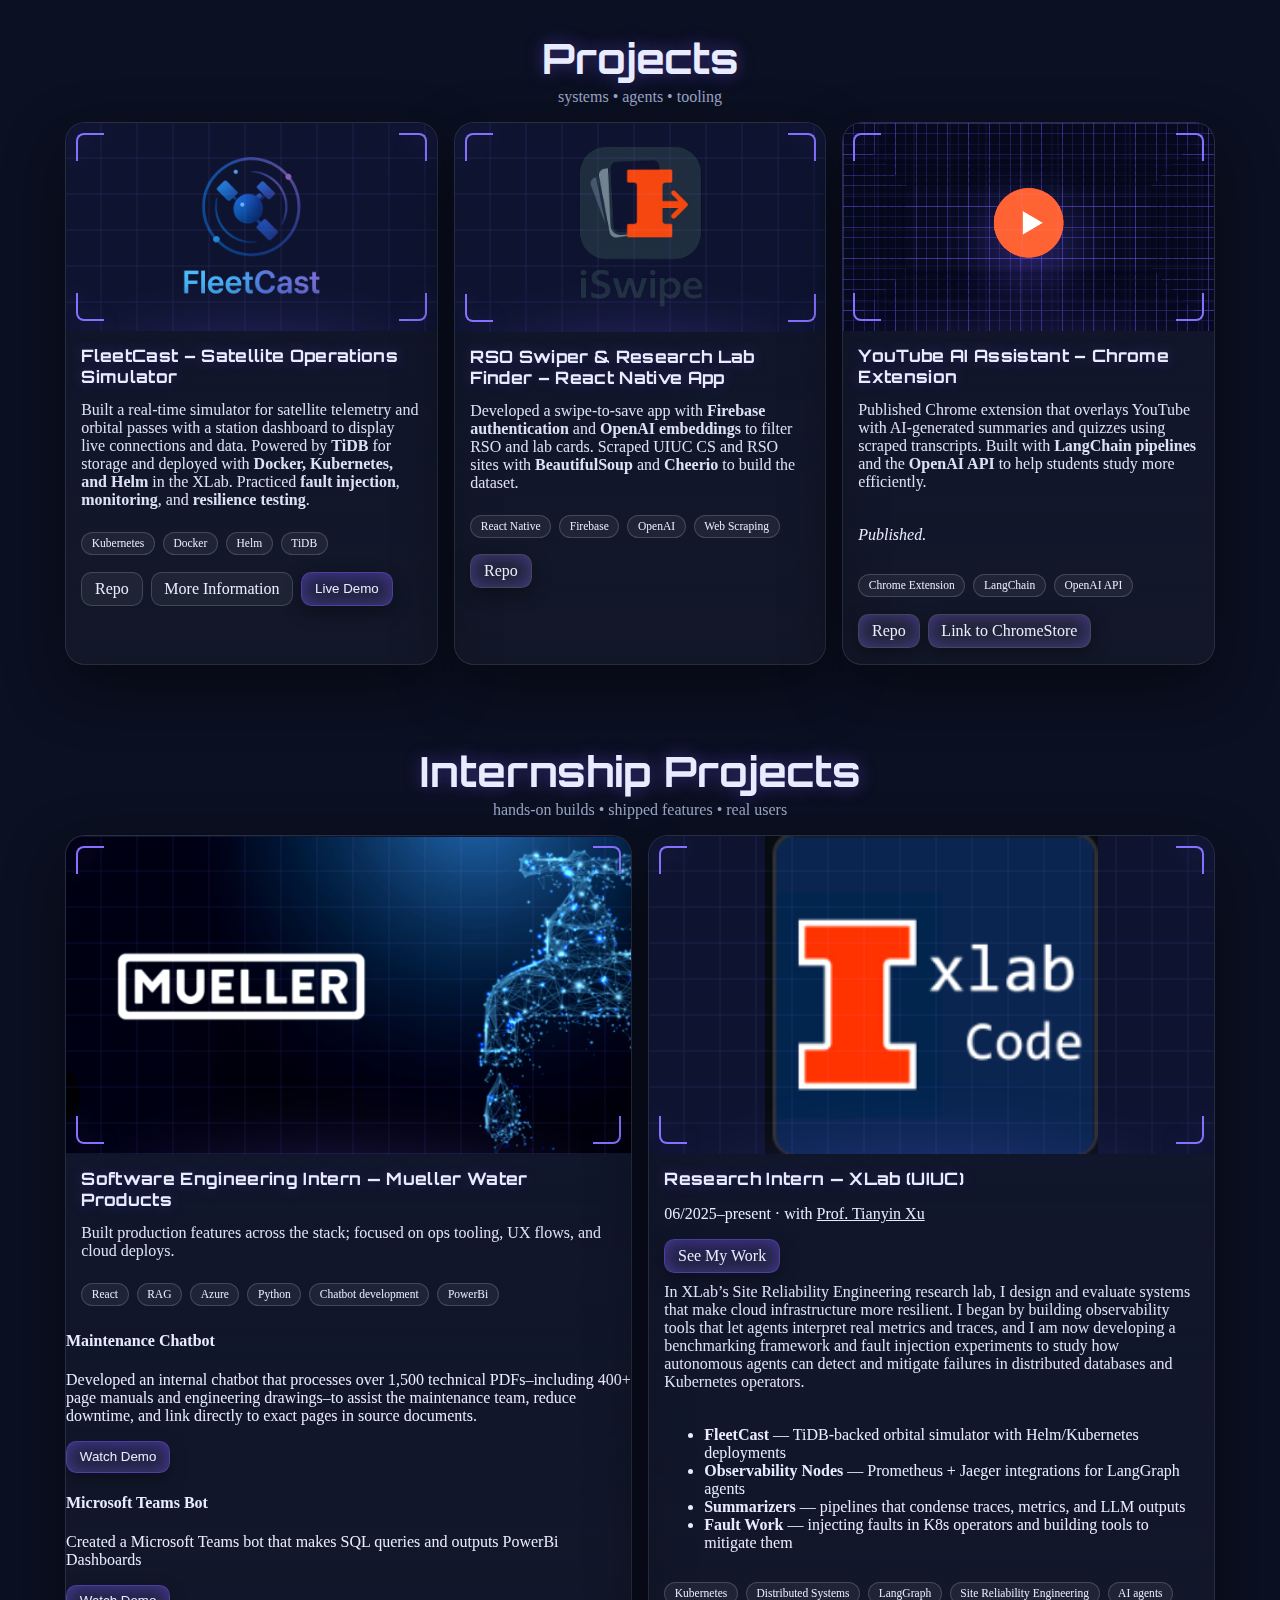
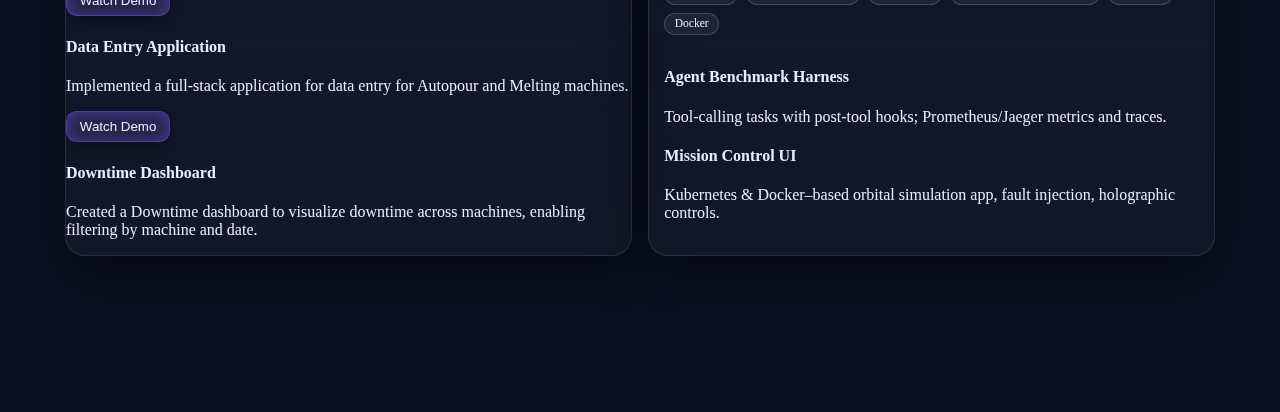
<file: internship.html>
<!doctype html>
<html lang="en">
<head>
<meta charset="utf-8" />
<meta name="viewport" content="width=device-width,initial-scale=1" />
<title>Lily Gniedziejko — Projects</title>
<link rel="preconnect" href="https://fonts.gstatic.com" crossorigin>
<link href="https://fonts.googleapis.com/css2?family=Orbitron:wght@400;700&display=swap" rel="stylesheet">
<link rel="stylesheet" href="internship.css?v=1">
</head>
<body>


  <section id="projects" class="section space-wrap">
    <header class="projects-head">
      <h2 class="neon-title">Projects</h2>
      <p class="muted">systems • agents • tooling</p>
    </header>
  
    <div class="projects-grid">
      <article class="proj-card qcard" data-tilt>
        <div class="proj-media" style="--z:24px">
          <img src="pics/icon.png" alt="FleetCast Satellite Operations Simulator">
          <span class="halo"></span><span class="grid"></span><span class="scan"></span>
          <span class="br tl"></span><span class="br tr"></span><span class="br bl"></span><span class="br brc"></span>
          <span class="glare"></span>
        </div>
        <div class="proj-body" style="--z:40px">
          <h3 class="proj-title">FleetCast – Satellite Operations Simulator</h3>
          <p class="proj-desc">
            Built a real-time simulator for satellite telemetry and orbital passes with a station dashboard to display live connections and data. 
            Powered by <strong>TiDB</strong> for storage and deployed with <strong>Docker, Kubernetes, and Helm</strong> in the XLab. 
            Practiced <strong>fault injection</strong>, <strong>monitoring</strong>, and <strong>resilience testing</strong>.
          </p>
          <div class="proj-tags"><span>Kubernetes</span><span>Docker</span><span>Helm</span><span>TiDB</span></div>
        </div>
        <div class="proj-actions" style="--z:52px">
          <a class="btn-ghost" href="https://github.com/lilygn/FleetCastDemo" target="_blank" rel="noopener">Repo</a>
          <a class="btn-ghost" href="case-studies/orbital.html">More Information</a>
          <button class="btn-accent" data-demo='{"type":"iframe","src":"https://fleetcast.vercel.app"}'>Live Demo</button>
        </div>
      </article>
  
      <article class="proj-card qcard" data-tilt>
        <div class="proj-media" style="--z:24px">
          <img src="pics/iSwipe.png" alt="RSO Swiper & Research Lab Finder">
          <span class="halo"></span><span class="grid"></span><span class="scan"></span>
          <span class="br tl"></span><span class="br tr"></span><span class="br bl"></span><span class="br brc"></span>
          <span class="glare"></span>
        </div>
        <div class="proj-body" style="--z:40px">
          <h3 class="proj-title">RSO Swiper & Research Lab Finder – React Native App</h3>
          <p class="proj-desc">
            Developed a swipe-to-save app with <strong>Firebase authentication</strong> and <strong>OpenAI embeddings</strong> to filter RSO and lab cards. 
            Scraped UIUC CS and RSO sites with <strong>BeautifulSoup</strong> and <strong>Cheerio</strong> to build the dataset.
          </p>
          <div class="proj-tags"><span>React Native</span><span>Firebase</span><span>OpenAI</span><span>Web Scraping</span></div>
        </div>
        <div class="proj-actions" style="--z:52px">
          <a class="btn-accent" href="https://github.com/lilygn/iSwipe" target="_blank" rel="noopener">Repo</a>
         
        </div>
      </article>
  
      <article class="proj-card qcard" data-tilt>
        <div class="proj-media" style="--z:24px">
          <img src="pics/overlay.png" alt="YouTube AI Assistant Chrome Extension">
          <span class="halo"></span><span class="grid"></span><span class="scan"></span>
          <span class="br tl"></span><span class="br tr"></span><span class="br bl"></span><span class="br brc"></span>
          <span class="glare"></span>
        </div>
        <div class="proj-body" style="--z:40px">
          <h3 class="proj-title">YouTube AI Assistant – Chrome Extension</h3>
          <p class="proj-desc">
            Published Chrome extension that overlays YouTube with AI-generated summaries and quizzes using scraped transcripts. 
            Built with <strong>LangChain pipelines</strong> and the <strong>OpenAI API</strong> to help students study more efficiently.
          </p>
          <p class="proj-status"><em>Published.</em></p>
          <div class="proj-tags"><span>Chrome Extension</span><span>LangChain</span><span>OpenAI API</span></div>
        </div>
        <div class="proj-actions" style="--z:52px">
          <a class="btn-accent" href="https://github.com/lilygn/youtube-learning-overlay/tree/main" target="_blank" rel="noopener">Repo</a>
          <a class="btn-accent" href="https://chromewebstore.google.com/detail/youtube-learning-overlay/jkmlllelhaoggehihgcefjhmdikiegne?pli=1">Link to ChromeStore</a>
        </div>
      </article>
    </div>
  </section>

<div id="demo-modal" class="demo-modal" aria-hidden="true" role="dialog" aria-label="Project demo">
  <div class="demo-sheet" role="document">
    <button class="close" aria-label="Close">✕</button>
    <div class="demo-content"></div>
  </div>
</div>

<section id="internships" class="section space-wrap">
  <header class="projects-head">
    <h2 class="neon-title">Internship Projects</h2>
    <p class="muted">hands-on builds • shipped features • real users</p>
  </header>

  <div class="projects-grid">
    <article class="proj-card qcard" data-tilt>
      <div class="proj-media" style="--z:24px">
        <img src="pics/mueller.png" alt="Mueller Water Products dashboard">
        <span class="halo"></span><span class="grid"></span><span class="scan"></span>
        <span class="br tl"></span><span class="br tr"></span><span class="br bl"></span><span class="br brc"></span>
        <span class="glare"></span>
      </div>

      <div class="proj-body" style="--z:40px">
        <h3 class="proj-title">Software Engineering Intern — Mueller Water Products</h3>
        <p class="proj-desc">
          Built production features across the stack; focused on ops tooling, UX flows, and cloud deploys.
        </p>
        <div class="proj-tags">
          <span>React</span><span>RAG</span><span>Azure</span><span>Python</span> <span>Chatbot development</span><span>PowerBi</span>
        </div>
      </div>

      <div class="subgrid" style="--z:52px">
        <article class="subcard">
          <h4>Maintenance Chatbot</h4>
          <p> Developed an internal chatbot that processes over 1,500 technical PDFs–including 400+ page manuals and engineering drawings–to assist the maintenance team, reduce downtime, and link directly to exact pages in source documents. </p>
          <div class="sub-actions">
            <button class="btn-accent" data-demo='{"type":"iframe","src":"https://youtu.be/ehJdhvyhWpI"}'>Watch Demo</button>
          </div>
        </article>

        <article class="subcard">
          <h4>Microsoft Teams Bot</h4>
          <p>Created a Microsoft Teams bot that makes SQL queries and outputs PowerBi Dashboards</p>
          <div class="sub-actions">
            <button class="btn-accent" data-demo='{"type":"iframe","src":"https://youtu.be/AZUc2Tw5Vng"}'>Watch Demo</button>
          </div>
        </article>

        <article class="subcard">
          <h4>Data Entry Application</h4>
          <p>Implemented a full-stack application for data entry for Autopour and Melting machines. </p>
          <div class="sub-actions">
            <!-- fixed JSON: removed stray } -->
            <button class="btn-accent" data-demo='{"type":"iframe","src":"https://www.youtube.com/embed/GAJCekwzLrQ"}'>Watch Demo</button>
          </div>
        </article>

        <article class="subcard">
          <h4>Downtime Dashboard</h4>
          <p>Created a Downtime dashboard to visualize downtime across machines, enabling filtering by machine and date. </p>
        </article>
      </div>
    </article>

    <article class="proj-card qcard" data-tilt>
      <div class="proj-media" style="--z:24px">
        <img src="pics/xlab.png" alt="Research control room UI">
        <span class="halo"></span><span class="grid"></span><span class="scan"></span>
        <span class="br tl"></span><span class="br tr"></span><span class="br bl"></span><span class="br brc"></span>
        <span class="glare"></span>
      </div>
    
      <div class="proj-body" style="--z:40px">
        <div class="proj-header">
          <h3 class="proj-title">Research Intern — XLab (UIUC)</h3>
          <p class="proj-meta">
            06/2025–present · with 
            <a href="https://tianyin.github.io" target="_blank" rel="noopener">Prof. Tianyin Xu</a>
          </p>
          <div class="proj-ctas top-cta">
            <a class="btn-accent" href="research.html" rel="noopener">See My Work</a>
          </div>
        </div>
    
        <p class="proj-desc">
          In XLab’s Site Reliability Engineering research lab, I design and evaluate systems that make cloud infrastructure more resilient. I began by building observability tools that let agents interpret real metrics and traces, and I am now developing a benchmarking framework and fault injection experiments to study how autonomous agents can detect and mitigate failures in distributed databases and Kubernetes operators.
        </p>
    
        <ul class="micro-bullets">
          <li><strong>FleetCast</strong> — TiDB-backed orbital simulator with Helm/Kubernetes deployments</li>
          <li><strong>Observability Nodes</strong> — Prometheus + Jaeger integrations for LangGraph agents</li>
          <li><strong>Summarizers</strong> — pipelines that condense traces, metrics, and LLM outputs</li>
          <li><strong>Fault Work</strong> — injecting faults in K8s operators and building tools to mitigate them</li>
        </ul>
    
        <div class="proj-tags">
          <span>Kubernetes</span><span>Distributed Systems</span><span>LangGraph</span>
          <span>Site Reliability Engineering</span><span>AI agents</span><span>Docker</span>
        </div>
    

    
      <div class="subgrid" style="--z:52px">
        <article class="subcard">
          <h4>Agent Benchmark Harness</h4>
          <p>Tool-calling tasks with post-tool hooks; Prometheus/Jaeger metrics and traces.</p>
        </article>
    
        <article class="subcard">
          <h4>Mission Control UI</h4>
          <p>Kubernetes & Docker–based orbital simulation app, fault injection, holographic controls.</p>
        </article>
      </div>
    </article>
  </div>
</section>


<script>
  // tilt effect
  document.querySelectorAll('[data-tilt]').forEach(card => {
    const media = card.querySelector('.proj-media');
    const glare = card.querySelector('.glare');
    const layers = [media, card.querySelector('.proj-body'), card.querySelector('.proj-actions')];
    let rect; const MAX = 10;
    function coords(e){ rect = rect || card.getBoundingClientRect();
      return { x:(e.clientX-rect.left)/rect.width, y:(e.clientY-rect.top)/rect.height }; }
    function onMove(e){
      const {x,y}=coords(e);
      const rx=(y-.5)*-2*MAX, ry=(x-.5)*2*MAX;
      card.style.transform=`rotateX(${rx}deg) rotateY(${ry}deg)`;
      layers.forEach(layer=>{ if(!layer) return; const z=parseFloat(getComputedStyle(layer).getPropertyValue('--z'))||0;
        layer.style.transform=`translateZ(${z}px) translate(${(x-.5)*-z/12}px, ${(y-.5)*-z/12}px)`; });
      if(glare){ glare.style.setProperty('--mx',`${x*100}%`); glare.style.setProperty('--my',`${y*100}%`); }
    }
    function onEnter(){ rect=card.getBoundingClientRect(); card.style.transition='transform .08s'; }
    function onLeave(){ card.style.transform=''; rect=null; layers.forEach(l=>{ if(l) l.style.transform=`translateZ(var(--z,0))`; }); }
    card.addEventListener('pointerenter', onEnter);
    card.addEventListener('pointermove', onMove);
    card.addEventListener('pointerleave', onLeave);
  });

  // modal demo logic
  const modal=document.getElementById('demo-modal');
  const content=modal.querySelector('.demo-content');
  modal.querySelector('.close').addEventListener('click', closeDemo);
  document.addEventListener('keydown', e=>{ if(e.key==='Escape') closeDemo(); });
  document.addEventListener('click', e=>{
    const btn=e.target.closest('[data-demo]');
    if(btn){ try{ openDemo(JSON.parse(btn.dataset.demo)); }catch(err){ console.error(err); } }
    if(e.target===modal) closeDemo();
  });

  function openDemo(cfg){
    content.innerHTML='';
    if(cfg.type==='video'){
      const v=document.createElement('video');
      v.src=cfg.src; v.controls=true; v.autoplay=true; v.playsInline=true;
      content.appendChild(v);
    } else {
      const f=document.createElement('iframe');
      // handle YouTube shortlinks
      let src = cfg.src;
      if(src.includes('youtu.be')){
        const id=src.split('/').pop();
        src=`https://www.youtube.com/embed/${id}`;
      }
      f.src=src;
      f.loading='lazy'; f.referrerPolicy='no-referrer';
      f.allow='clipboard-write; fullscreen; microphone; camera; geolocation';
      content.appendChild(f);
    }
    modal.setAttribute('aria-hidden','false'); document.body.style.overflow='hidden';
  }

  function closeDemo(){
    modal.setAttribute('aria-hidden','true');
    content.innerHTML='';
    document.body.style.overflow='';
  }
</script>
</body>
</html>
</file>
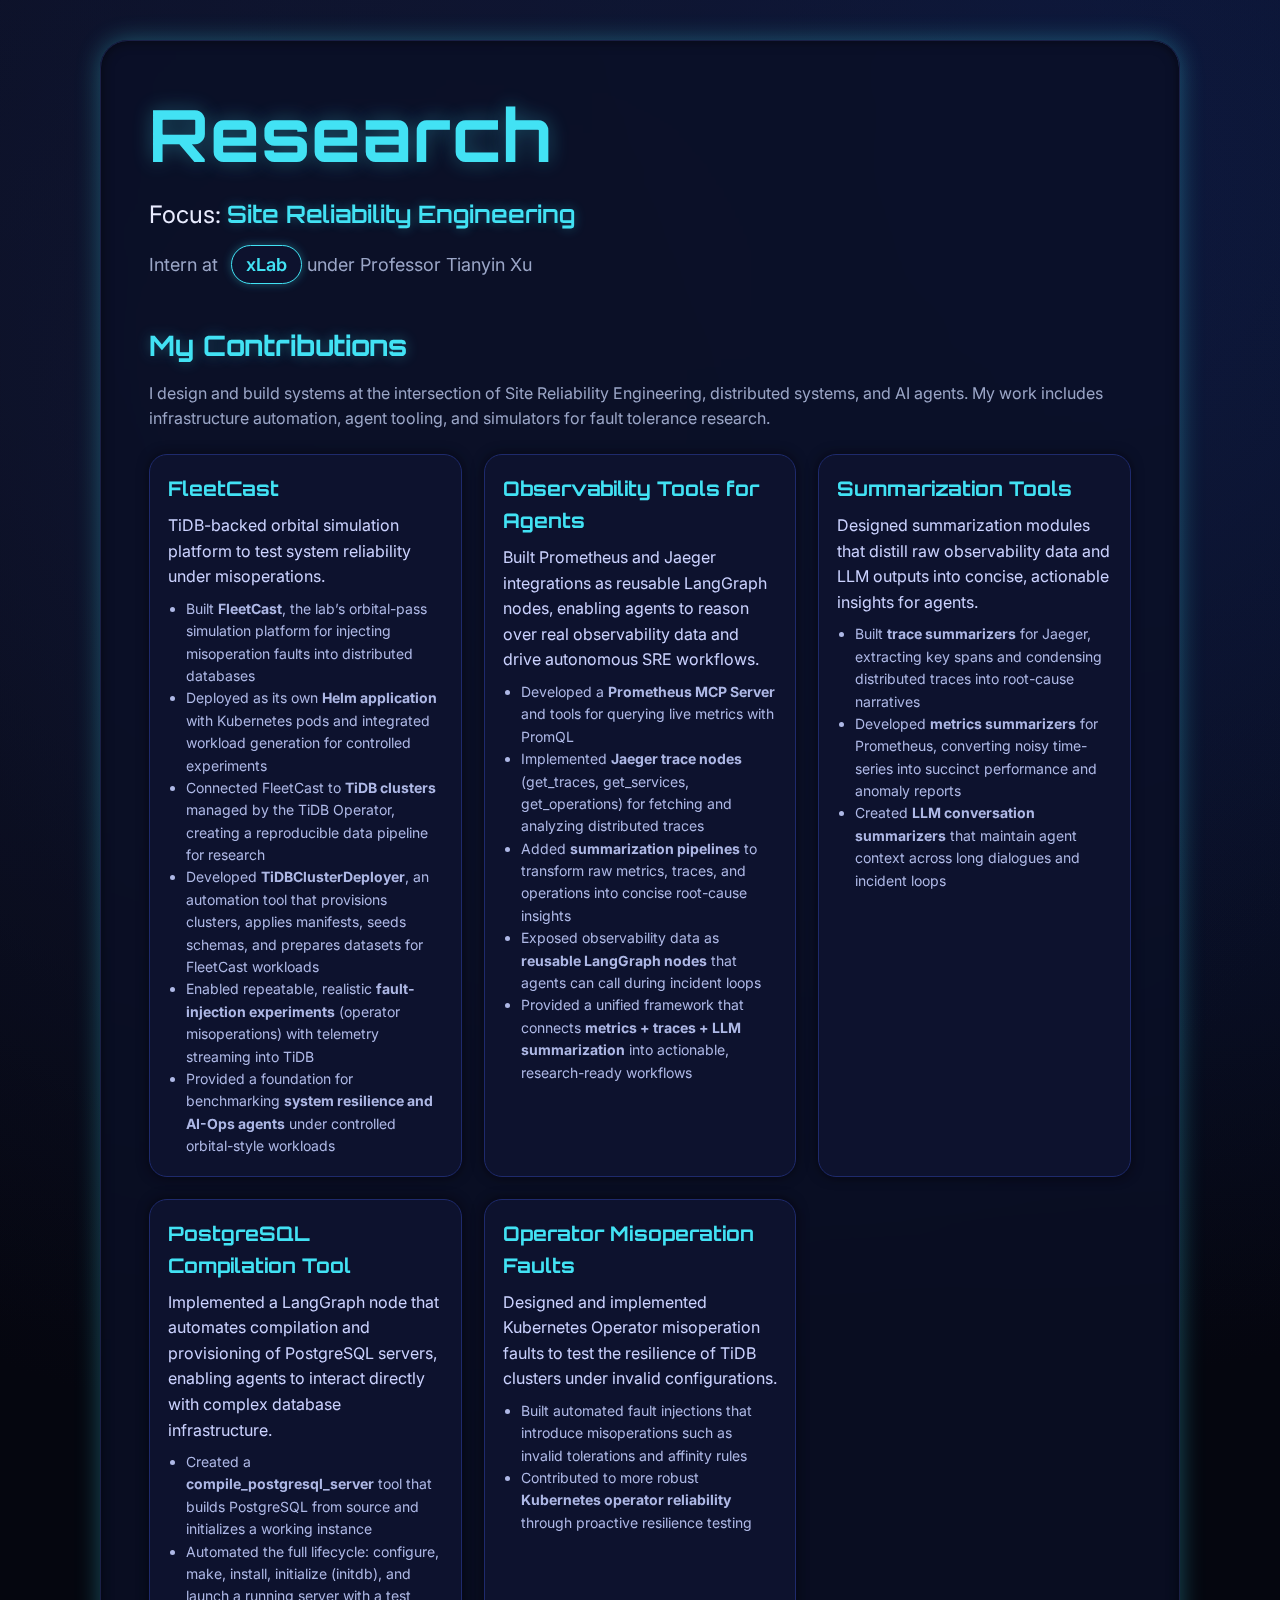
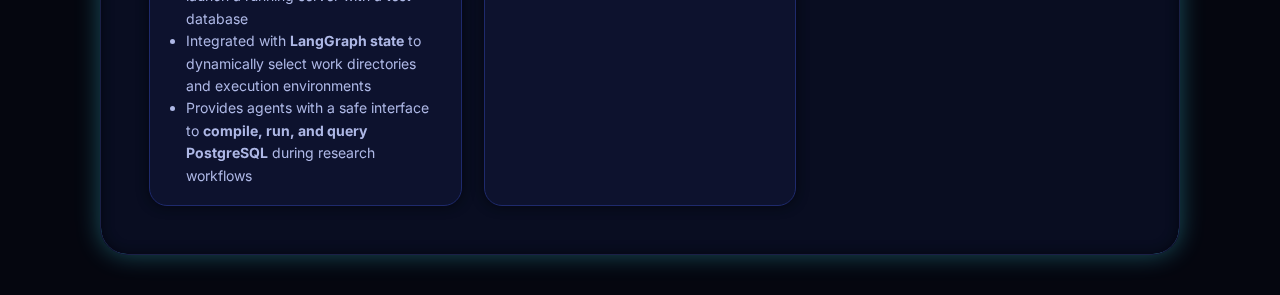
<file: research.html>
<!doctype html>
<html lang="en">
<head>
  <meta charset="utf-8" />
  <meta name="viewport" content="width=device-width,initial-scale=1" />
  <title>Research — Futuristic Showcase</title>
  
  <link href="https://fonts.googleapis.com/css2?family=Orbitron:wght@500;700&family=Inter:wght@400;600&display=swap" rel="stylesheet">

  <style>
    :root{
      --bg:#05060f;
      --card:#0a0f26cc;
      --text:#e9ecff;
      --muted:#9ba6c7;
      --accent:#42e2f4; 
      --glow:#42e2f455;
    }
    *{box-sizing:border-box;margin:0;padding:0}
    body{
      background:radial-gradient(circle at 30% 20%, #10152f 0%, transparent 60%),
                 radial-gradient(circle at 80% 10%, #0d1a42 0%, transparent 60%),
                 linear-gradient(180deg,#0a0e22,#05060f 70%);
      color:var(--text);
      font-family:"Inter", system-ui;
      display:grid; place-items:center; padding:40px;
      min-height:100vh;
    }
    .card{
      position:relative;
      width:min(100%, 1080px);
      padding:clamp(24px,4vw,48px);
      background:var(--card);
      border:1px solid #1a2046;
      border-radius:28px;
      box-shadow:0 0 25px var(--glow), inset 0 0 12px #0008;
      backdrop-filter: blur(16px);
      overflow:hidden;
    }
    .card::before{
      content:"";
      position:absolute;
      inset:-2px;
      border-radius:inherit;
      padding:2px;
      background:conic-gradient(from 180deg,var(--accent),transparent 120deg,var(--accent));
      -webkit-mask:linear-gradient(#000 0 0) content-box,linear-gradient(#000 0 0);
      -webkit-mask-composite:xor;
      mask-composite:exclude;
      animation: rotateBorder 8s linear infinite;
    }
    @keyframes rotateBorder{to{transform:rotate(360deg)}}

    h1{ font-family:"Orbitron"; font-weight:700; font-size:clamp(42px, 7vw, 72px); letter-spacing:1.5px; color:var(--accent); text-shadow:0 0 20px var(--glow); }

    .focus-line{ margin-top:20px; font-size:clamp(18px, 2.4vw, 24px); }
    .rotator > .word{ font-family:"Orbitron"; font-weight:600; color:var(--accent); text-shadow:0 0 12px var(--glow); }
    .flip{ animation: flipIn 700ms cubic-bezier(.22,.68,.17,1.02) both; transform-origin:50% 90%; }
    @keyframes flipIn{ 0%{ transform: rotateX(-90deg); opacity:0 } 60%{ transform: rotateX(15deg); opacity:1 } 100%{ transform: rotateX(0deg) } }

    .role{ margin-top:16px; color:var(--muted); font-size:clamp(15px,1.8vw,18px); }
    .pill{ display:inline-block; margin-left:8px; padding:8px 14px; border:1px solid var(--accent); border-radius:999px; color:var(--accent); font-weight:600; background:#0d122e; box-shadow:0 0 10px var(--glow); }

    .projects{ margin-top:40px; line-height:1.6; }
    .projects h2{ font-family:"Orbitron"; font-size:28px; margin-bottom:12px; color:var(--accent); text-shadow:0 0 14px var(--glow); }
    .projects p{ margin:10px 0; color:var(--muted); }
    .grid{ display:grid; gap:22px; grid-template-columns:repeat(auto-fit,minmax(260px,1fr)); margin-top:22px; }
    .proj{ background:#0d122e; border:1px solid #1e2a6c; border-radius:18px; padding:18px; box-shadow:0 0 12px #0008; transition:transform .3s ease, box-shadow .3s ease; }
    .proj:hover{ transform:translateY(-4px) scale(1.02); box-shadow:0 0 20px var(--glow); }
    .proj h3{ margin:0 0 8px; font-size:20px; font-family:"Orbitron"; color:var(--accent); }
    .proj p{ margin:0 0 8px; color:#cbd2ff; }
    .proj ul{ margin:0; padding-left:18px; color:#aeb8e6; font-size:14px; }
  </style>
</head>
<body>
  <section class="card">
    <h1>Research</h1>
    <div class="focus-line">
      Focus: <span class="rotator"><span class="word" id="word">Site Reliability Engineering</span></span>
    </div>
    <p class="role">
      Intern at <span class="pill">xLab</span> under Professor Tianyin Xu
    </p>

    <div class="projects">
      <h2>My Contributions</h2>
      <p>I design and build systems at the intersection of Site Reliability Engineering, distributed systems, and AI agents. My work includes infrastructure automation, agent tooling, and simulators for fault tolerance research.</p>

      <div class="grid">
        <article class="proj">
          <h3>FleetCast</h3>
          <p>TiDB-backed orbital simulation platform to test system reliability under misoperations.</p>
          <ul>
            <li>Built <strong>FleetCast</strong>, the lab’s orbital-pass simulation platform for injecting misoperation faults into distributed databases</li>
            <li>Deployed as its own <strong>Helm application</strong> with Kubernetes pods and integrated workload generation for controlled experiments</li>
            <li>Connected FleetCast to <strong>TiDB clusters</strong> managed by the TiDB Operator, creating a reproducible data pipeline for research</li>
            <li>Developed <strong>TiDBClusterDeployer</strong>, an automation tool that provisions clusters, applies manifests, seeds schemas, and prepares datasets for FleetCast workloads</li>
            <li>Enabled repeatable, realistic <strong>fault-injection experiments</strong> (operator misoperations) with telemetry streaming into TiDB</li>
            <li>Provided a foundation for benchmarking <strong>system resilience and AI-Ops agents</strong> under controlled orbital-style workloads</li>            
          </ul>
        </article>


        <article class="proj">
            <h3>Observability Tools for Agents</h3>
            <p>Built Prometheus and Jaeger integrations as reusable LangGraph nodes, enabling agents to reason over real observability data and drive autonomous SRE workflows.</p>
            <ul>
              <li>Developed a <strong>Prometheus MCP Server</strong> and tools for querying live metrics with PromQL</li>
              <li>Implemented <strong>Jaeger trace nodes</strong> (get_traces, get_services, get_operations) for fetching and analyzing distributed traces</li>
              <li>Added <strong>summarization pipelines</strong> to transform raw metrics, traces, and operations into concise root-cause insights</li>
              <li>Exposed observability data as <strong>reusable LangGraph nodes</strong> that agents can call during incident loops</li>
              <li>Provided a unified framework that connects <strong>metrics + traces + LLM summarization</strong> into actionable, research-ready workflows</li>
            </ul>            
        </article>

        <article class="proj">
            <h3>Summarization Tools</h3>
            <p>Designed summarization modules that distill raw observability data and LLM outputs into concise, actionable insights for agents.</p>
            <ul>
              <li>Built <strong>trace summarizers</strong> for Jaeger, extracting key spans and condensing distributed traces into root-cause narratives</li>
              <li>Developed <strong>metrics summarizers</strong> for Prometheus, converting noisy time-series into succinct performance and anomaly reports</li>
              <li>Created <strong>LLM conversation summarizers</strong> that maintain agent context across long dialogues and incident loops</li>
            </ul>
          </article>

        <article class="proj">
            <h3>PostgreSQL Compilation Tool</h3>
            <p>Implemented a LangGraph node that automates compilation and provisioning of PostgreSQL servers, enabling agents to interact directly with complex database infrastructure.</p>
            <ul>
              <li>Created a <strong>compile_postgresql_server</strong> tool that builds PostgreSQL from source and initializes a working instance</li>
              <li>Automated the full lifecycle: configure, make, install, initialize (initdb), and launch a running server with a test database</li>
              <li>Integrated with <strong>LangGraph state</strong> to dynamically select work directories and execution environments</li>
              <li>Provides agents with a safe interface to <strong>compile, run, and query PostgreSQL</strong> during research workflows</li>
            </ul>
        </article>

        <article class="proj">
          <h3>Operator Misoperation Faults</h3>
          <p>Designed and implemented Kubernetes Operator misoperation faults to test the resilience of TiDB clusters under invalid configurations.</p>
          <ul>
            <li>Built automated fault injections that introduce misoperations such as invalid tolerations and affinity rules</li>
            <li>Contributed to more robust <strong>Kubernetes operator reliability</strong> through proactive resilience testing</li>
          </ul>          
        </article>

        
      </div>
    </div>
  </section>

  <script>
    const PHRASES = ["Site Reliability Engineering","Distributed Systems","AI Agents"];
    const wordEl = document.getElementById('word');
    const reduceMotion = window.matchMedia('(prefers-reduced-motion: reduce)').matches;
    let i = 0;
    function swapWord(){
      i = (i + 1) % PHRASES.length;
      wordEl.classList.remove('flip');
      void wordEl.offsetWidth;
      wordEl.textContent = PHRASES[i];
      wordEl.classList.add('flip');
    }
    if(!reduceMotion){
      setInterval(swapWord, 2500);
      wordEl.classList.add('flip');
    }
  </script>
</body>
</html>
</file>
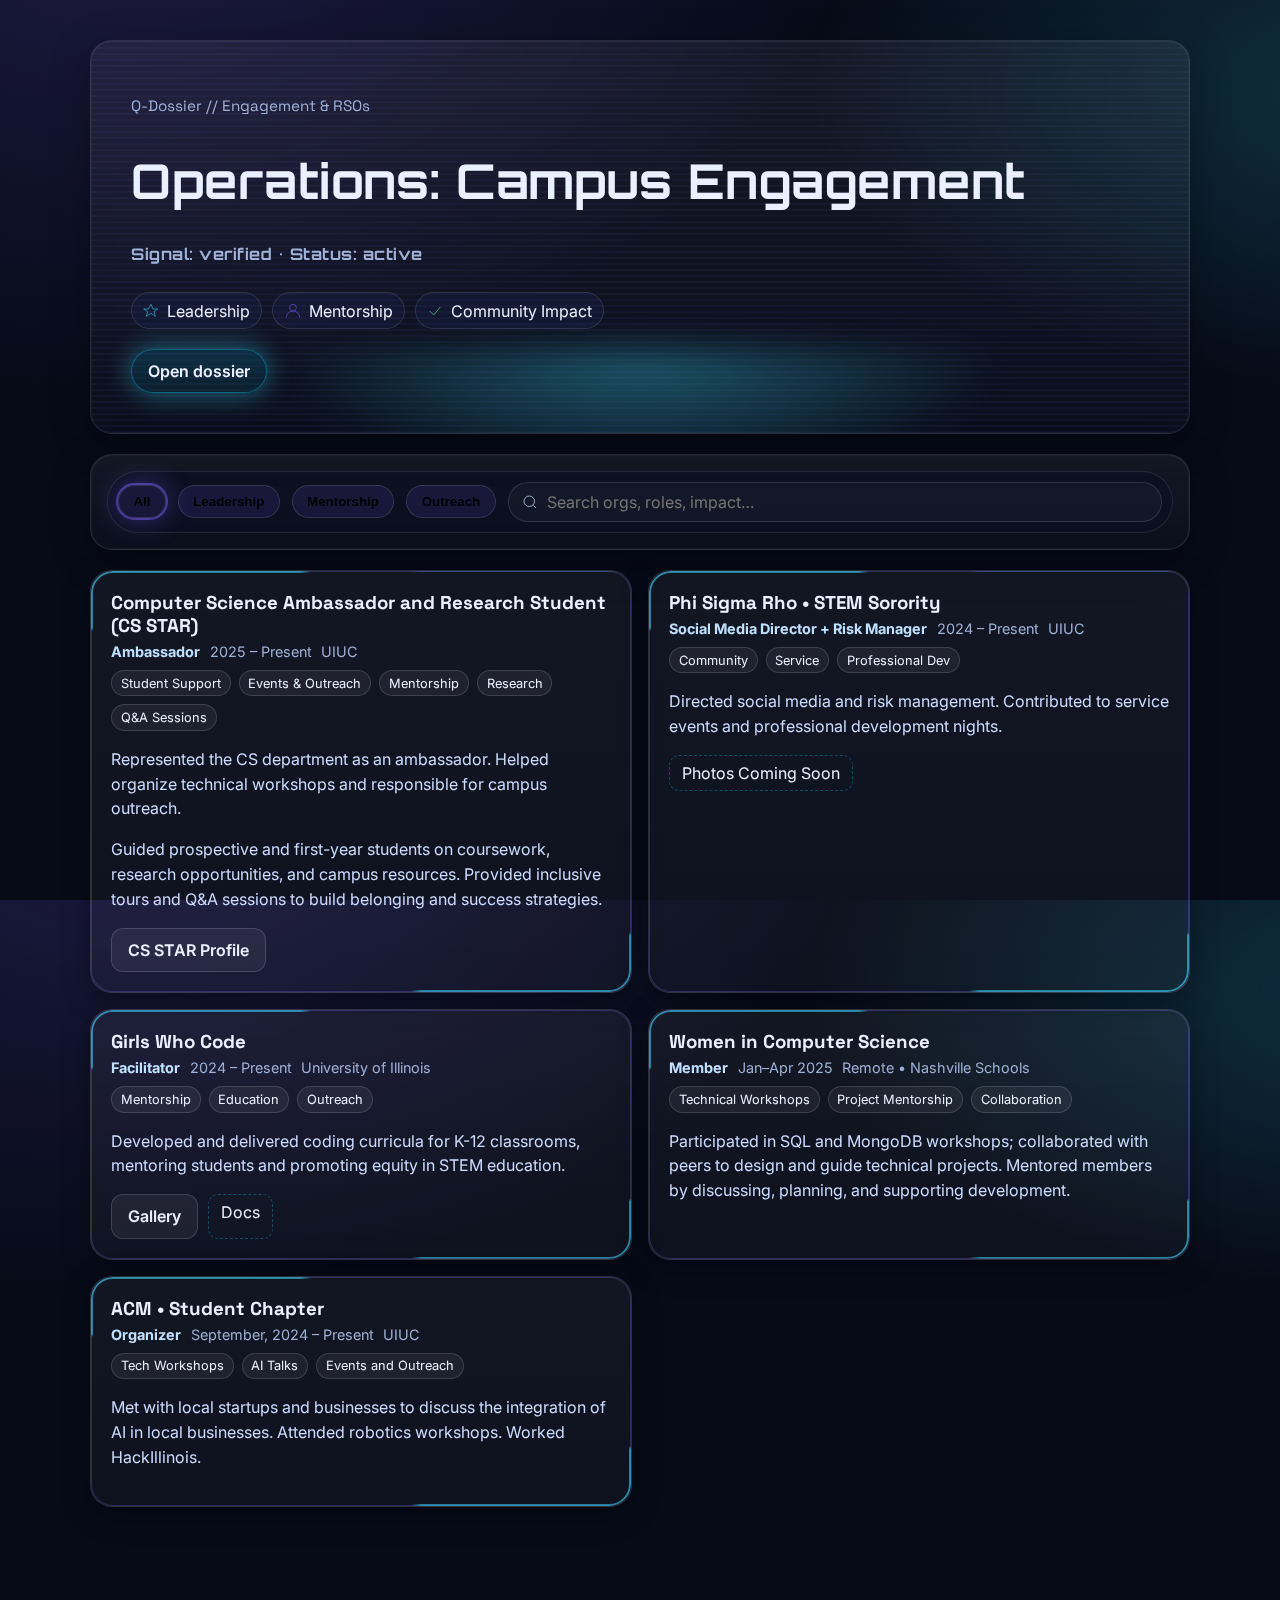
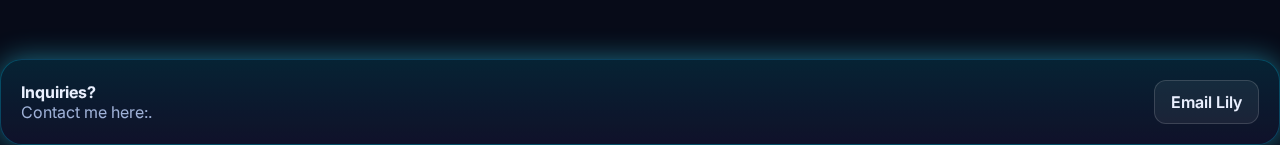
<file: rso.html>
<!doctype html>
<html lang="en">
<head>
  <meta charset="utf-8" />
  <meta name="viewport" content="width=device-width, initial-scale=1" />
  <title>Lily — RSOs & Engagement | Q‑Dossier</title>
  <link rel="preconnect" href="https://fonts.gstatic.com" crossorigin>
  <link href="https://fonts.googleapis.com/css2?family=Inter:wght@400;600&family=Space+Grotesk:wght@500;700&family=Orbitron:wght@400;700&display=swap" rel="stylesheet">
  <style>
    :root{
      --bg:#070b18;           
      --panel:rgba(20,28,58,.6);
      --panel-strong:rgba(20,28,58,.85);
      --ink:#eaf0ff;
      --muted:#9fb1d7;
      --accent:#7C5CFF;       
      --cyan:#39E0FF;        
      --lime:#6BFF95;         
      --cta:#00D4FF;          
      --grid:rgba(124,92,255,.12);
      --ring-cyan:0 0 28px rgba(57,224,255,.45);
      --ring-lilac:0 0 28px rgba(124,92,255,.45);
      --ring-lime:0 0 28px rgba(107,255,149,.45);
      --radius:22px;
      --s1:.375rem; --s2:.625rem; --s3:1rem; --s4:1.25rem; --s5:1.75rem; --s6:2.5rem; --s7:4.5rem;
    }
    html,body{height:100%;background:radial-gradient(1200px 800px at 10% -10%, rgba(124,92,255,.18), transparent 60%), radial-gradient(1000px 500px at 110% 10%, rgba(57,224,255,.18), transparent 60%), var(--bg);color:var(--ink);margin:0;-webkit-font-smoothing:antialiased;}
    body{font-family:Inter,system-ui,Segoe UI,Roboto,Helvetica,Arial,sans-serif;}
    a{color:inherit;text-decoration:none}

    .wrap{max-width:1100px;margin:0 auto;padding:var(--s6) var(--s3) var(--s7);position:relative}
    .glass{background:linear-gradient(180deg, rgba(255,255,255,.06), rgba(255,255,255,.02)); backdrop-filter: blur(10px); border:1px solid rgba(255,255,255,.1); border-radius:var(--radius); box-shadow: 0 10px 40px rgba(0,0,0,.3), inset 0 0 0 1px rgba(255,255,255,.04)}
    .hr{height:1px;background:linear-gradient(90deg, transparent, rgba(124,92,255,.4), rgba(57,224,255,.4), transparent); margin:var(--s4) 0}

    .hero{position:relative;overflow:hidden;padding:var(--s6); display:grid; gap:var(--s4)}
    .hero h1{font-family:Orbitron,system-ui; letter-spacing:.5px; font-size: clamp(2rem, 4vw, 3rem); margin:0}
    .kicker{font-family:Space Grotesk; color:var(--muted); font-size:.95rem}
    .scan{position:absolute; inset:0; background: repeating-linear-gradient(180deg, rgba(124,92,255,.05) 0 2px, transparent 2px 6px); mix-blend-mode:screen; pointer-events:none}
    .flare{position:absolute; inset:auto -20% -40% -20%; height:240px; background:radial-gradient(40% 100% at 50% 0%, rgba(57,224,255,.35), transparent 60%); filter:blur(16px)}

    .chipbar{display:flex; gap:10px; flex-wrap:wrap}
    .chip{display:inline-flex; align-items:center; gap:8px; padding:.45rem .7rem; border-radius:999px; border:1px solid rgba(255,255,255,.12); background:rgba(20,28,58,.6)}
    .chip svg{opacity:.85}

    .cta{justify-self:start; display:inline-flex; align-items:center; gap:.6rem; padding:.7rem 1rem; border-radius:999px; border:1px solid rgba(0,212,255,.35); background:linear-gradient(180deg, rgba(0,212,255,.15), rgba(0,212,255,.08)); box-shadow: var(--ring-cyan); font-weight:600}

    h2.section-title{font-family:Space Grotesk; letter-spacing:.3px; margin:.25rem 0 0}
    .section-sub{color:var(--muted); margin:0 0 var(--s4)}

    .toolbar{display:flex; align-items:center; gap:12px; flex-wrap:wrap; padding:var(--s2); border-radius:999px; background:rgba(10,14,32,.6); border:1px solid rgba(255,255,255,.1)}
    .toolbtn{padding:.5rem .9rem; border-radius:999px; border:1px solid rgba(255,255,255,.12); background:rgba(124,92,255,.12); cursor:pointer; font-weight:600}
    .toolbtn[aria-pressed="true"]{outline:2px solid rgba(124,92,255,.5); box-shadow: var(--ring-lilac)}
    .search{flex:1; min-width:220px; display:flex; align-items:center; gap:8px; padding:.55rem .75rem; border-radius:999px; border:1px solid rgba(255,255,255,.12); background:rgba(255,255,255,.03)}
    .search input{all:unset; flex:1}

    .grid{display:grid; grid-template-columns:repeat(12,1fr); gap:16px}
    .card{position:relative; grid-column: span 6; padding:var(--s4); border-radius:var(--radius); background:linear-gradient(180deg, rgba(255,255,255,.05), rgba(255,255,255,.03)); border:1px solid rgba(255,255,255,.12); box-shadow: 0 8px 28px rgba(0,0,0,.35), inset 0 0 0 1px rgba(255,255,255,.04)}
    .card.large{grid-column: span 12}
    @media (max-width: 860px){ .card, .card.large{grid-column: span 12} }

    .card h3{font-family:Space Grotesk; margin:0 0 .4rem}
    .meta{display:flex; gap:.6rem; flex-wrap:wrap; color:var(--muted); font-size:.9rem}
    .role{font-weight:700; color:#bfe1ff}
    .badges{margin:.6rem 0 .4rem; display:flex; gap:8px; flex-wrap:wrap}
    .badge{font-size:.8rem; padding:.3rem .55rem; border-radius:999px; border:1px solid rgba(255,255,255,.14); background:rgba(255,255,255,.06)}
    .desc{color:#ccdbff; line-height:1.55}
    .actions{display:flex; gap:10px; margin-top:12px}
    .ghost{padding:.45rem .75rem; border-radius:10px; border:1px dashed rgba(0,212,255,.3); background:transparent}

    .card::before,.card::after{content:""; position:absolute; inset:0; border-radius:inherit; pointer-events:none}
    .card::before{border:1px solid rgba(124,92,255,.25)}
    .card::after{mask:radial-gradient(220px 60px at 0% 0%, #000 95%, transparent) top left, radial-gradient(220px 60px at 100% 100%, #000 95%, transparent) bottom right; -webkit-mask-composite: destination-out; mask-composite: exclude; border:2px solid rgba(57,224,255,.55); filter:blur(.6px);}

    .timeline{position:relative; padding:var(--s4); border-radius:var(--radius); background:linear-gradient(180deg, rgba(255,255,255,.05), rgba(255,255,255,.02)); border:1px solid rgba(255,255,255,.12)}
    .timeline::before{content:""; position:absolute; left:20px; top:20px; bottom:20px; width:2px; background:linear-gradient(180deg, rgba(124,92,255,.6), rgba(57,224,255,.6))}
    .titem{position:relative; margin:0 0 var(--s5) 50px}
    .titem:last-child{margin-bottom:0}
    .titem .dot{position:absolute; left:-34px; top:6px; width:14px; height:14px; border-radius:50%; background:linear-gradient(180deg, var(--cyan), var(--accent)); box-shadow: var(--ring-cyan)}
    .titem h4{margin:.1rem 0 .25rem; font-family:Space Grotesk}
    .titem .when{color:var(--muted); font-size:.9rem}

    .quotes{display:grid; grid-template-columns:repeat(12,1fr); gap:16px}
    .quote{grid-column: span 6; padding:var(--s4); border-radius:var(--radius); background:linear-gradient(180deg, rgba(255,255,255,.04), rgba(255,255,255,.02)); border:1px solid rgba(255,255,255,.1); font-family:Space Grotesk; font-size:1.02rem; line-height:1.6}
    .quote em{color:#cde7ff}
    @media (max-width: 860px){ .quote{grid-column: span 12} }

    .footer{display:flex; align-items:center; justify-content:space-between; gap:12px; flex-wrap:wrap; padding:var(--s4); border-radius:var(--radius); background:linear-gradient(180deg, rgba(0,212,255,.12), rgba(124,92,255,.08)); border:1px solid rgba(0,212,255,.25); box-shadow: var(--ring-cyan)}
    .btn{display:inline-flex; align-items:center; gap:.6rem; padding:.7rem 1rem; border-radius:12px; border:1px solid rgba(255,255,255,.15); background:rgba(255,255,255,.06); font-weight:600}

    .card,.timeline,.quote,.footer,.hero{transform: translateZ(0)}
    .card{transition: transform .25s ease, box-shadow .25s ease, border-color .25s ease}
    .card:hover{transform: translateY(-4px); box-shadow: 0 18px 80px rgba(57,224,255,.18), 0 0 0 1px rgba(124,92,255,.18) inset}
    .toolbtn:hover,.btn:hover,.ghost:hover,.cta:hover{filter:brightness(1.12)}

    .muted{color:var(--muted)}
    .right{margin-left:auto}
  </style>
</head>
<body>
  <!doctype html>
  <html lang="en">
  <head>
    <meta charset="utf-8" />
    <meta name="viewport" content="width=device-width, initial-scale=1" />
    <title>Lily — RSOs & Engagement | Q-Dossier</title>
    <link rel="preconnect" href="https://fonts.gstatic.com" crossorigin>
    <link href="https://fonts.googleapis.com/css2?family=Inter:wght@400;600&family=Space+Grotesk:wght@500;700&family=Orbitron:wght@400;700&display=swap" rel="stylesheet">
    <style>
    </style>
  </head>
  <body>
    <div class="wrap">
      <header class="hero glass" role="banner">
        <div class="scan" aria-hidden="true"></div>
        <div class="flare" aria-hidden="true"></div>
        <p class="kicker">Q-Dossier // Engagement & RSOs</p>
        <h1>Operations: Campus Engagement<br><span class="muted" style="font-size:1rem">Signal: verified • Status: active</span></h1>
        <div class="chipbar" aria-label="quick facts">
          <span class="chip" title="Leadership"><svg width="16" height="16" viewBox="0 0 24 24" fill="none"><path d="M12 2l3 7h7l-5.5 4 2 7-6.5-4.5L5 20l2-7L1 9h7l4-7z" stroke="var(--cyan)"/></svg>Leadership</span>
          <span class="chip" title="Mentorship"><svg width="16" height="16" viewBox="0 0 24 24" fill="none"><path d="M12 12a5 5 0 100-10 5 5 0 000 10zM2 22a10 10 0 0120 0" stroke="var(--accent)"/></svg>Mentorship</span>
          <span class="chip" title="Community Impact"><svg width="16" height="16" viewBox="0 0 24 24" fill="none"><path d="M4 12l6 6L20 6" stroke="var(--lime)"/></svg>Community Impact</span>
        </div>
        <a class="cta" href="#grid" aria-label="Skip to Engagement Grid">Open dossier</a>
      </header>
  
      <section class="glass" style="margin: var(--s4) 0; padding: var(--s3)">
        <div class="toolbar" role="toolbar" aria-label="Filter engagements">
          <button class="toolbtn" data-filter="all" aria-pressed="true">All</button>
          <button class="toolbtn" data-filter="leadership">Leadership</button>
          <button class="toolbtn" data-filter="mentorship">Mentorship</button>
          <button class="toolbtn" data-filter="outreach">Outreach</button>
          <div class="search" role="search">
            <svg width="18" height="18" viewBox="0 0 24 24" fill="none" aria-hidden="true"><circle cx="11" cy="11" r="7" stroke="#bfe1ff"/><path d="M20 20l-3.5-3.5" stroke="#bfe1ff"/></svg>
            <input id="q" placeholder="Search orgs, roles, impact…" aria-label="Search engagements" />
          </div>
        </div>
      </section>
  
      <main id="grid" class="grid" aria-live="polite">
        <article class="card" data-tags="leadership mentorship outreach" tabindex="0">
          <h3>Computer Science Ambassador and Research Student (CS STAR)</h3>
          <div class="meta"><span class="role">Ambassador</span><span>2025 – Present</span><span>UIUC</span></div>
          <div class="badges">
            <span class="badge">Student Support</span>
            <span class="badge">Events & Outreach</span>
            <span class="badge">Mentorship</span>
            <span class="badge">Research</span>
            <span class="badge">Q&A Sessions</span>
  
          </div>
          <p class="desc">Represented the CS department as an ambassador. Helped organize technical workshops and responsible for campus outreach. </p>
          <p class="desc">Guided prospective and first-year students on coursework, research opportunities, and campus resources. Provided inclusive tours and Q&A sessions to build belonging and success strategies.</p>
  
          <div class="actions">
            <a class="btn" href="https://siebelschool.illinois.edu/broadening-participation-computing/programs/csambassadors/participants/77236" target="_blank" rel="noopener noreferrer">
              CS STAR Profile
            </a>
          </div>
          
        </article>
            <article class="card" data-tags="leadership community service" tabindex="0">
              <h3>Phi Sigma Rho • STEM Sorority</h3>
              <div class="meta"><span class="role">Social Media Director + Risk Manager</span><span>2024 – Present</span><span>UIUC</span></div>
              <div class="badges">
                <span class="badge">Community</span>
                <span class="badge">Service</span>
                <span class="badge">Professional Dev</span>
              </div>
              <p class="desc">Directed social media and risk management. Contributed to service events and professional development nights.</p>
              <div class="actions">
                <a class="ghost" href="#">Photos Coming Soon</a>
              </div>
            </article>
        <article class="card" data-tags="leadership outreach mentorship" tabindex="0">
          <h3>Girls Who Code</h3>
          <div class="meta"><span class="role">Facilitator</span><span>2024 – Present</span><span>University of Illinois</span></div>
          <div class="badges">
            <span class="badge">Mentorship</span>
            <span class="badge">Education</span>
            <span class="badge">Outreach</span>
          </div>
          <p class="desc">Developed and delivered coding curricula for K-12 classrooms, mentoring students and promoting equity in STEM education.</p>
          <div class="actions">
            <a class="btn" href="#">Gallery</a>
            <a class="ghost" href="#">Docs</a>
          </div>
        </article>
  
        <article class="card" data-tags="mentorship technical education" tabindex="0">
          <h3>Women in Computer Science</h3>
          <div class="meta"><span class="role">Member</span><span>Jan–Apr 2025</span><span>Remote • Nashville Schools</span></div>
          <div class="badges">
            <span class="badge">Technical Workshops</span>
            <span class="badge">Project Mentorship</span>
            <span class="badge">Collaboration</span>
          </div>
          <p class="desc">Participated in SQL and MongoDB workshops; collaborated with peers to design and guide technical projects. Mentored members by discussing, planning, and supporting development.</p>
    
        </article>
        
  
        
  
        <article class="card" data-tags="leadership outreach technical" tabindex="0">
          <h3>ACM • Student Chapter</h3>
          <div class="meta"><span class="role">Organizer</span><span>September, 2024 – Present</span><span>UIUC</span></div>
          <div class="badges">
            <span class="badge">Tech Workshops</span>
            <span class="badge">AI Talks</span>
            <span class="badge">Events and Outreach</span>
          </div>
          <p class="desc"> Met with local startups and businesses to discuss the integration of AI in local businesses. Attended robotics workshops. Worked HackIllinois. </p>
        
        </article>
  
   
  
    
      </main>
  
    </div>
    <script>
    </script>
  </body>
  </html>
  
    <div style="height: var(--s6)"></div>

    

    <div style="height: var(--s6)"></div>

    <footer class="footer">
      <div>
        <strong>Inquiries?</strong>
        <div class="muted">Contact me here:.</div>
      </div>
      <div class="right">
        <a class="btn" href="mailto:lilygn6@gmail.com">Email Lily</a>
      </div>
    </footer>
  </div>

  <script>
    const buttons = document.querySelectorAll('.toolbtn');
    const cards = [...document.querySelectorAll('.card')];
    const search = document.getElementById('q');

    function applyFilters(){
      const active = document.querySelector('.toolbtn[aria-pressed="true"]').dataset.filter;
      const q = (search.value||'').toLowerCase();
      cards.forEach(c=>{
        const tags = c.dataset.tags||'';
        const text = c.innerText.toLowerCase();
        const tagPass = (active==='all') || tags.includes(active);
        const qPass = !q || text.includes(q);
        c.style.display = (tagPass && qPass)?'block':'none';
      });
    }

    buttons.forEach(b=>b.addEventListener('click',()=>{
      buttons.forEach(x=>x.setAttribute('aria-pressed','false'));
      b.setAttribute('aria-pressed','true');
      applyFilters();
    }));
    search.addEventListener('input', applyFilters);
  </script>
</body>
</html>
</file>
<file: internship.css>
/* ===== Lily — Projects (Futuristic Q-Lab) ===== */
:root{
  --bg:#0b1022; --text:#e9ecff; --muted:#9ba6c7; --accent:#7C5CFF; --glass:rgba(18,24,48,.72);
}

/* Global */
html,body{margin:0;background:var(--bg);color:var(--text);-webkit-font-smoothing:antialiased}
a{color:inherit}

/* Space ambiance */
.section.space-wrap{max-width:1150px;margin:0 auto;padding:2rem 1rem 3rem;position:relative}
.section.space-wrap::before{
  content:"";position:absolute;inset:-12vh -20vw;z-index:-2;
  background:
    radial-gradient(900px 900px at 10% -10%, rgba(124,92,255,.18), transparent 60%),
    radial-gradient(700px 700px at 88% 0%, rgba(0,208,255,.12), transparent 60%),
    linear-gradient(180deg, rgba(255,255,255,.06), transparent 20%), var(--bg);
}
.section.space-wrap::after{
  content:"";position:absolute;inset:0;z-index:-1;opacity:.35;pointer-events:none;
  background:
    radial-gradient(1px 1px at 10% 20%, #fff, transparent 60%),
    radial-gradient(1px 1px at 30% 80%, #fff, transparent 60%),
    radial-gradient(1px 1px at 60% 10%, #fff, transparent 60%),
    radial-gradient(1px 1px at 80% 60%, #fff, transparent 60%),
    radial-gradient(1px 1px at 50% 50%, #fff, transparent 60%);
  animation:twinkle 6s ease-in-out infinite alternate;
}
@keyframes twinkle{from{opacity:.2}to{opacity:.45}}

.neon-title{
  font-family:"Orbitron",system-ui,sans-serif;
  font-size:clamp(1.6rem,3.3vw,2.6rem);
  text-align:center;margin:0 0 .25rem;
  text-shadow:0 0 18px color-mix(in oklab,var(--accent),transparent 55%);
}
.projects-head .muted{text-align:center;color:var(--muted);margin:0 0 1rem}

/* Grid */
.projects-grid{display:grid;gap:1rem;grid-template-columns:repeat(auto-fit,minmax(280px,1fr))}

/* Cards */
.proj-card.qcard{
  position:relative;border-radius:20px;overflow:clip;
  background:linear-gradient(180deg,var(--glass),rgba(255,255,255,.03));
  border:1px solid rgba(255,255,255,.10);
  box-shadow:0 22px 60px rgba(0,0,0,.45);
  transform-style:preserve-3d;
  transition:box-shadow .2s ease,border-color .2s ease,transform .2s ease;
}
.proj-card.qcard:hover{
  border-color:color-mix(in oklab,var(--accent),transparent 45%);
  box-shadow:0 30px 80px rgba(0,0,0,.55);
}

/* Z-depth utility */
.depth-0 { --z: 0 }
.depth-24{ --z: 24px }
.depth-40{ --z: 40px }
.depth-52{ --z: 52px }
.proj-card.qcard > *{ transform:translateZ(var(--z,0)); will-change:transform }

/* Media banner */
.proj-media{
  position:relative;
  aspect-ratio:16/9;
  background:#0e1430;
  overflow:hidden;
  display:flex;
  align-items:center;
  justify-content:center;
  --z:0 !important; /* logos flat, no parallax skew */
}

/* >>> Image-fit FIX (no cropping, centered) <<< */
.proj-media > img{
  display:block;
  width:100%; height:auto;
  max-height:100%;
  object-fit:contain;
  object-position:center;
  padding:10px;
  filter:saturate(1.05) contrast(1.05);
  transition:transform .6s ease;
}
.qcard:hover .proj-media > img{ transform:scale(1.02) }

/* Optional: use .img-cover for full-bleed images */
.proj-media > img.img-cover{
  width:100%; height:100%;
  object-fit:cover; padding:0;
}

/* Halo / grid / scan / brackets / glare */
.halo{position:absolute;left:-20%;right:-20%;bottom:-25%;height:46%;
  background:radial-gradient(60% 120% at 50% 100%, rgba(124,92,255,.35), transparent 70%);
  filter:blur(22px);pointer-events:none}
.grid{position:absolute;inset:0;pointer-events:none;opacity:.35;mix-blend-mode:screen;
  background:
    linear-gradient(transparent 95%, rgba(124,92,255,.18) 96%),
    linear-gradient(90deg, transparent 95%, rgba(124,92,255,.18) 96%);
  background-size:36px 36px}
.scan{position:absolute;inset:0;pointer-events:none;opacity:.22;
  background:linear-gradient(180deg,transparent 0%,rgba(255,255,255,.09) 50%,transparent 100%);
  transform:translateY(-100%);animation:scan 6s linear infinite}
@keyframes scan{to{transform:translateY(100%)}}
.br{position:absolute;width:26px;height:26px;border:2px solid color-mix(in oklab,var(--accent),white 10%);
  filter:drop-shadow(0 0 10px rgba(124,92,255,.35))}
.br.tl{top:10px;left:10px;border-right:0;border-bottom:0;border-radius:8px 0 0 0}
.br.tr{top:10px;right:10px;border-left:0;border-bottom:0;border-radius:0 8px 0 0}
.br.bl{bottom:10px;left:10px;border-right:0;border-top:0;border-radius:0 0 0 8px}
.br.brc{bottom:10px;right:10px;border-left:0;border-top:0;border-radius:0 0 8px 0}
.glare{position:absolute;inset:0;pointer-events:none;opacity:0;transition:opacity .2s ease;
  background:radial-gradient(320px 240px at var(--mx,50%) var(--my,50%), rgba(255,255,255,.28), rgba(255,255,255,.06) 35%, transparent 60%)}
.qcard:hover .glare{opacity:.9}

/* Body */
.proj-body{padding:.9rem .95rem .2rem;color:var(--text)}
.proj-title{margin:0 0 .25rem;font-family:"Orbitron",system-ui,sans-serif;font-size:1.06rem;letter-spacing:.02em;
  text-shadow:0 0 14px color-mix(in oklab,var(--accent),transparent 70%)}
.proj-desc{margin:0 0 .55rem;opacity:.95}
.proj-tags{display:flex;gap:.35rem;flex-wrap:wrap}
.proj-tags span{font-size:.72rem;color:var(--text);border:1px solid rgba(255,255,255,.16);background:rgba(255,255,255,.06);
  border-radius:999px;padding:.18rem .5rem}

/* Actions */
.proj-actions{padding:.75rem .95rem 1rem;display:flex;gap:.5rem;flex-wrap:wrap}
.btn-ghost,.btn-accent,.proj-actions a{
  text-decoration:none;cursor:pointer;user-select:none;color:var(--text);
  border-radius:.65rem;padding:.5rem .8rem;line-height:1;
  border:1px solid rgba(255,255,255,.16);background:rgba(255,255,255,.06);
  transition:transform .14s ease,background .14s ease,border-color .14s ease,box-shadow .14s ease}
.btn-ghost:hover{background:rgba(255,255,255,.10);transform:translateY(-1px)}
.btn-accent{border-color:color-mix(in oklab,var(--accent),transparent 50%);
  background:radial-gradient(120% 120% at 50% 0%, rgba(124,92,255,.18), rgba(255,255,255,.05));
  box-shadow:inset 0 0 18px rgba(124,92,255,.45), 0 6px 18px rgba(0,0,0,.35)}
.btn-accent:hover{background:color-mix(in oklab,var(--accent),white 12%);transform:translateY(-1px)}

/* Modal */
.demo-modal{position:fixed;inset:0;display:none;background:rgba(4,6,16,.65);backdrop-filter:blur(6px);-webkit-backdrop-filter:blur(6px);z-index:9999}
.demo-modal[aria-hidden="false"]{display:block}
.demo-sheet{position:absolute;inset:6% 10%;display:flex;flex-direction:column;gap:.75rem;
  background:linear-gradient(180deg, rgba(18,24,48,.92), rgba(255,255,255,.05));
  border:1px solid rgba(255,255,255,.12);border-radius:1rem;padding:.75rem;box-shadow:0 30px 70px rgba(0,0,0,.55)}
.demo-sheet .close{align-self:flex-end;width:38px;height:38px;border-radius:.65rem; 
  border:1px solid rgba(255,255,255,.18);background:rgba(255,255,255,.06);color:var(--text)}
.demo-content{flex:1;min-height:220px;border-radius:.65rem;overflow:hidden}
.demo-content iframe,.demo-content video{width:100%;height:100%;display:block;background:#0b1022}

/* Responsive / motion */
@media (max-width:720px){.demo-sheet{inset:6% 4%}}
@media (prefers-reduced-motion:reduce){.scan{animation:none}.proj-card.qcard,.proj-media img{transition:none}}

/* Hide broken images */
.proj-media img:where([src=""],[src=" "]), .proj-media img:not([src]){display:none}
/* ---- Fix: tag chips overlapping the "See My Work" button ---- */
.qcard .proj-body{
  display: grid;
  grid-auto-rows: min-content;
  gap: 10px;            /* space between title/desc/tags/ctas */
  align-content: start;
}

/* Make tags a normal row that wraps */
.qcard .proj-tags{
  position: static !important;   /* kill any absolute positioning */
  display: flex;
  flex-wrap: wrap;
  gap: 8px;
  margin: 4px 0 2px;
}
.qcard .proj-tags > span{
  display: inline-flex;
  align-items: center;
  padding: .28rem .6rem;
  border-radius: 999px;
  line-height: 1;
}

/* Make CTAs their own row below tags */
.qcard .proj-ctas{
  position: static !important;
  display: flex;
  flex-wrap: wrap;
  gap: 10px;
  margin-top: 6px;              /* ensures space under tags */
}

/* Neutralize any global utilities pushing the button upward */
.qcard .proj-ctas .btn-accent{
  margin-top: 0 !important;
  transform: none !important;
}

/* Safety for narrow screens */
@media (max-width: 520px){
  .qcard .proj-ctas{ gap: 8px; }
  .qcard .proj-tags{ gap: 6px; }
}
</file>
